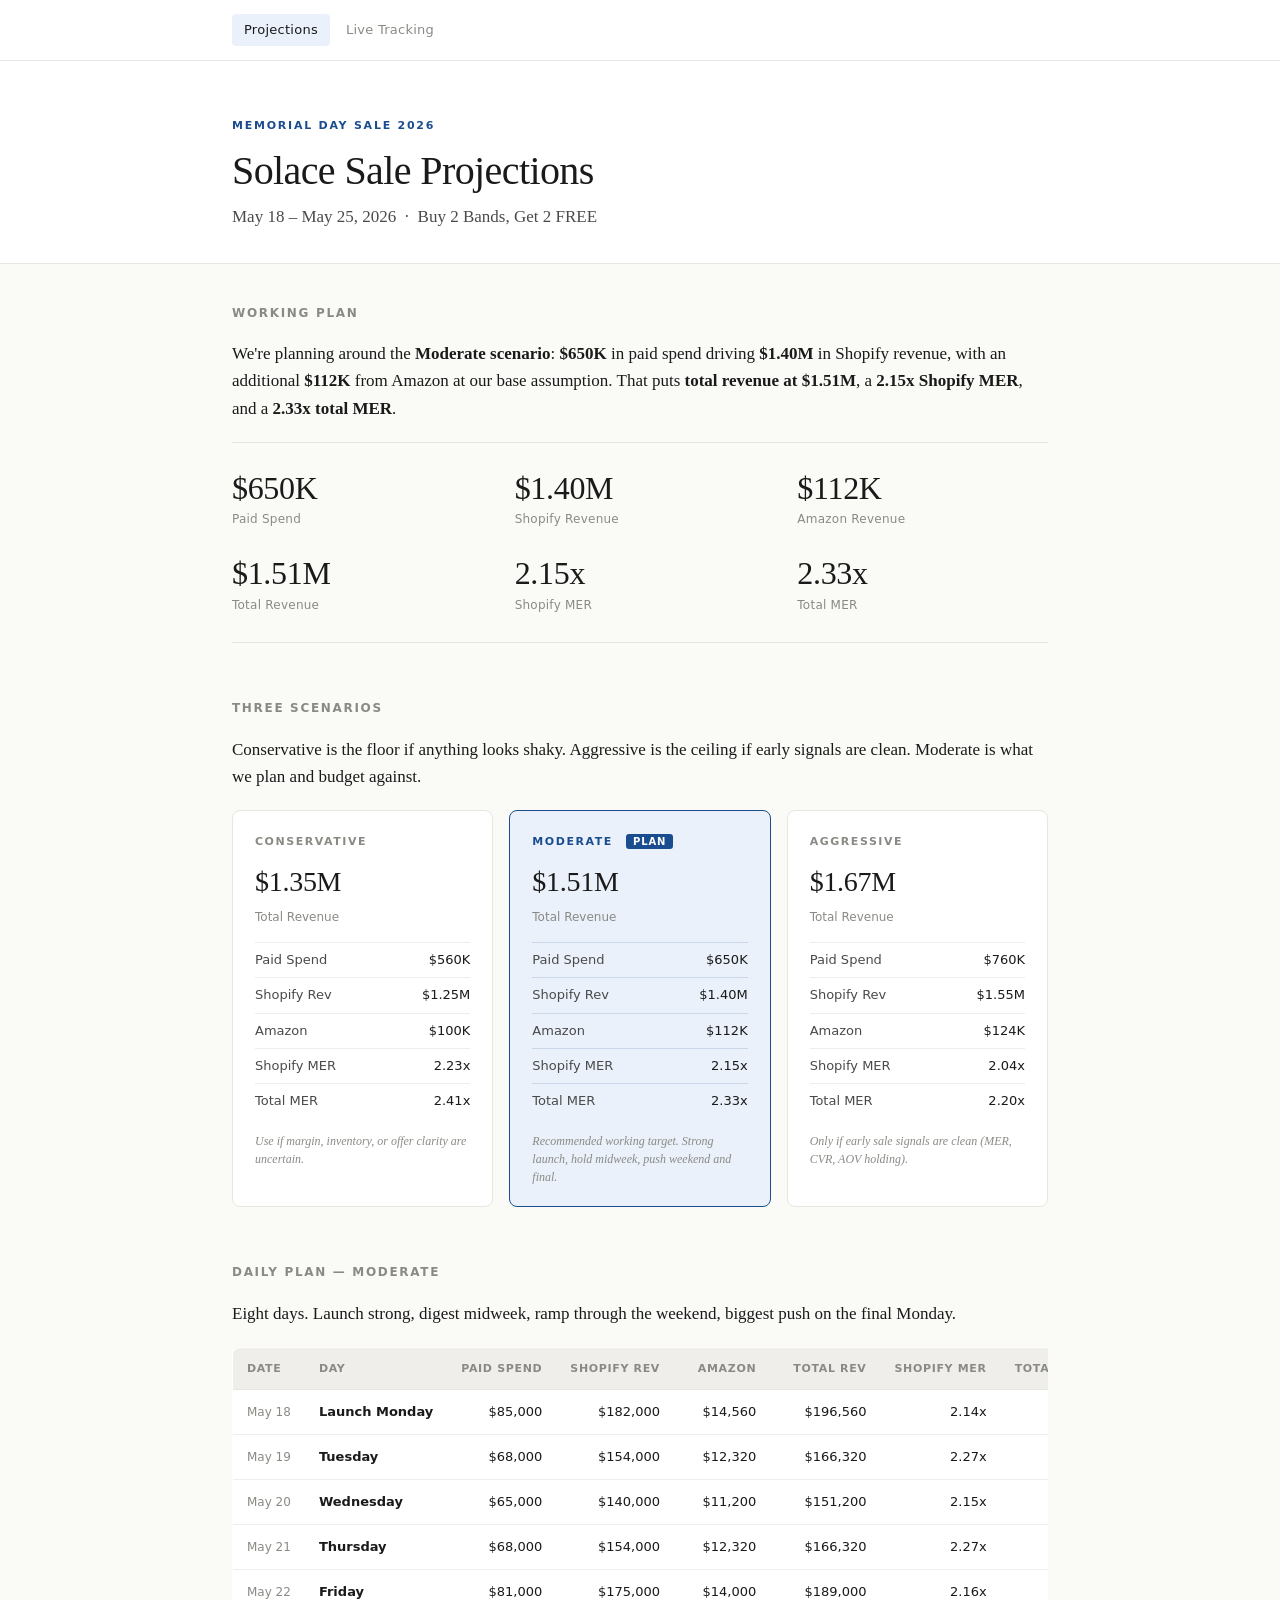
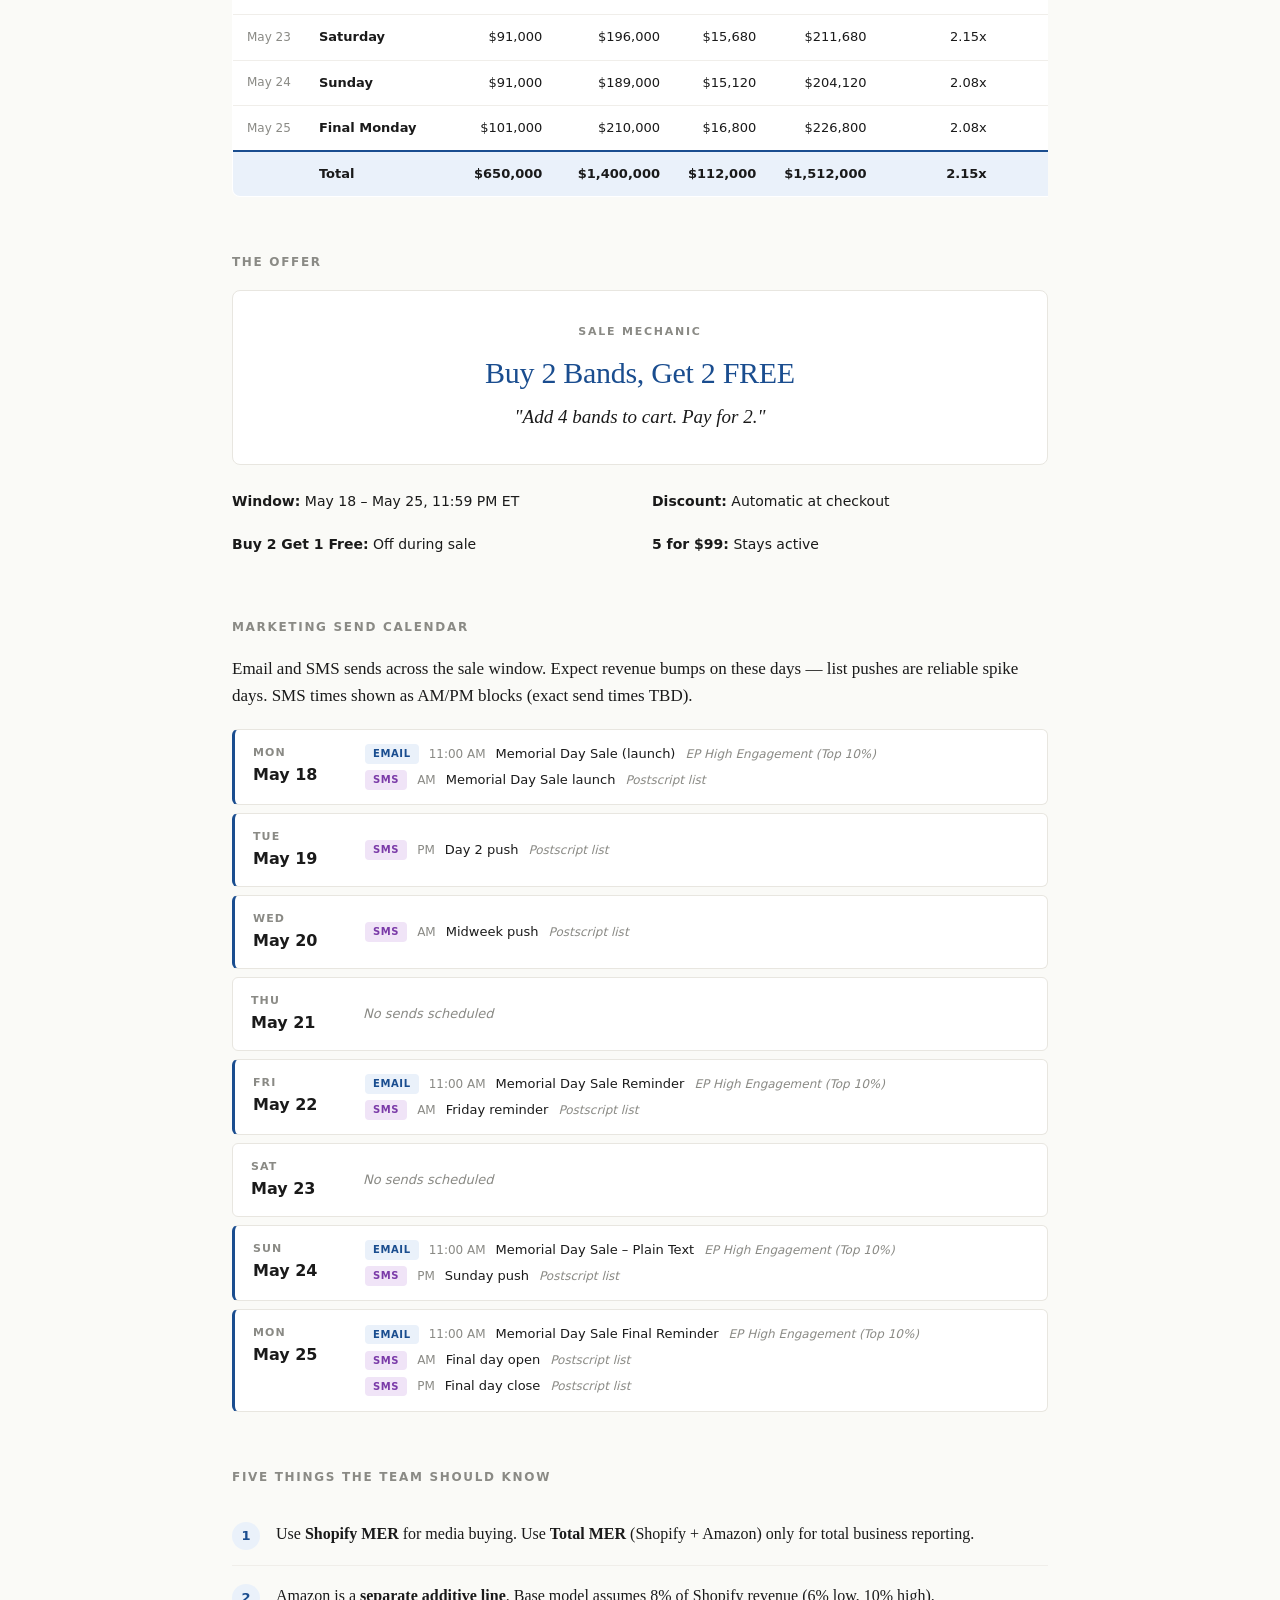
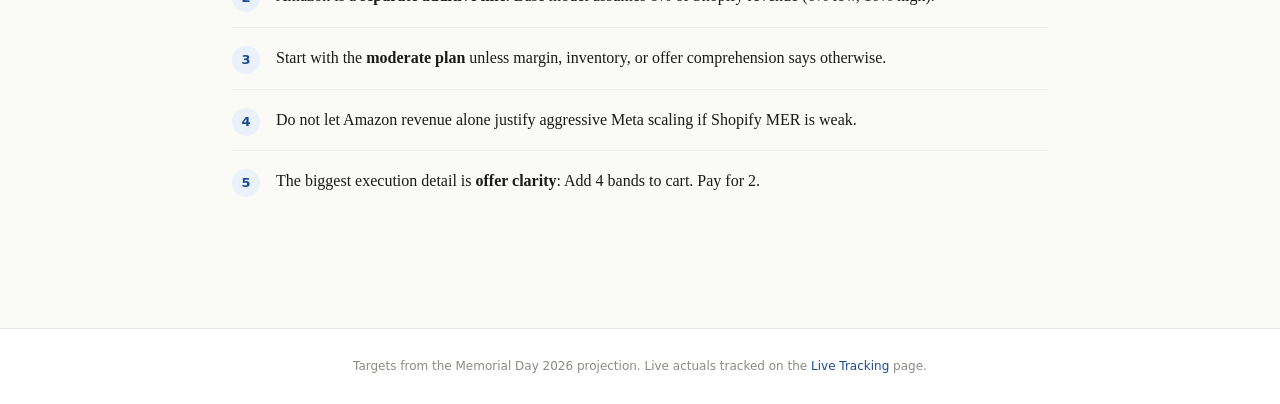
<file: index.html>
<!DOCTYPE html>
<html lang="en">
<head>
<meta charset="UTF-8" />
<meta name="viewport" content="width=device-width, initial-scale=1.0" />
<title>Solace Memorial Day 2026 — Projections</title>
<link rel="stylesheet" href="assets/dashboard.css" />
</head>
<body>

<nav class="topnav">
  <div class="wrap">
    <a href="index.html" class="active">Projections</a>
    <a href="tracking.html">Live Tracking</a>
  </div>
</nav>

<header class="hero-header">
  <div class="wrap">
    <div class="eyebrow">Memorial Day Sale 2026</div>
    <h1>Solace Sale Projections</h1>
    <div class="sub">May 18 – May 25, 2026 &nbsp;·&nbsp; Buy 2 Bands, Get 2 FREE</div>
  </div>
</header>

<main class="wrap">

  <section>
    <h2>Working Plan</h2>
    <p class="section-lead">
      We're planning around the <strong>Moderate scenario</strong>: <strong>$650K</strong> in paid spend driving <strong>$1.40M</strong> in Shopify revenue, with an additional <strong>$112K</strong> from Amazon at our base assumption. That puts <strong>total revenue at $1.51M</strong>, a <strong>2.15x Shopify MER</strong>, and a <strong>2.33x total MER</strong>.
    </p>
    <div class="headline-grid">
      <div class="item"><div class="num">$650K</div><div class="key">Paid Spend</div></div>
      <div class="item"><div class="num">$1.40M</div><div class="key">Shopify Revenue</div></div>
      <div class="item"><div class="num">$112K</div><div class="key">Amazon Revenue</div></div>
      <div class="item"><div class="num">$1.51M</div><div class="key">Total Revenue</div></div>
      <div class="item"><div class="num">2.15x</div><div class="key">Shopify MER</div></div>
      <div class="item"><div class="num">2.33x</div><div class="key">Total MER</div></div>
    </div>
  </section>

  <section>
    <h2>Three Scenarios</h2>
    <p class="section-lead">
      Conservative is the floor if anything looks shaky. Aggressive is the ceiling if early signals are clean. Moderate is what we plan and budget against.
    </p>
    <div class="scenarios">

      <div class="s-card">
        <div class="name">Conservative</div>
        <div class="big">$1.35M</div>
        <div class="big-key">Total Revenue</div>
        <div class="rows">
          <div class="r"><span class="lbl">Paid Spend</span><span class="val">$560K</span></div>
          <div class="r"><span class="lbl">Shopify Rev</span><span class="val">$1.25M</span></div>
          <div class="r"><span class="lbl">Amazon</span><span class="val">$100K</span></div>
          <div class="r"><span class="lbl">Shopify MER</span><span class="val">2.23x</span></div>
          <div class="r"><span class="lbl">Total MER</span><span class="val">2.41x</span></div>
        </div>
        <div class="note">Use if margin, inventory, or offer clarity are uncertain.</div>
      </div>

      <div class="s-card featured">
        <div class="name">Moderate <span class="tag">Plan</span></div>
        <div class="big">$1.51M</div>
        <div class="big-key">Total Revenue</div>
        <div class="rows">
          <div class="r"><span class="lbl">Paid Spend</span><span class="val">$650K</span></div>
          <div class="r"><span class="lbl">Shopify Rev</span><span class="val">$1.40M</span></div>
          <div class="r"><span class="lbl">Amazon</span><span class="val">$112K</span></div>
          <div class="r"><span class="lbl">Shopify MER</span><span class="val">2.15x</span></div>
          <div class="r"><span class="lbl">Total MER</span><span class="val">2.33x</span></div>
        </div>
        <div class="note">Recommended working target. Strong launch, hold midweek, push weekend and final.</div>
      </div>

      <div class="s-card">
        <div class="name">Aggressive</div>
        <div class="big">$1.67M</div>
        <div class="big-key">Total Revenue</div>
        <div class="rows">
          <div class="r"><span class="lbl">Paid Spend</span><span class="val">$760K</span></div>
          <div class="r"><span class="lbl">Shopify Rev</span><span class="val">$1.55M</span></div>
          <div class="r"><span class="lbl">Amazon</span><span class="val">$124K</span></div>
          <div class="r"><span class="lbl">Shopify MER</span><span class="val">2.04x</span></div>
          <div class="r"><span class="lbl">Total MER</span><span class="val">2.20x</span></div>
        </div>
        <div class="note">Only if early sale signals are clean (MER, CVR, AOV holding).</div>
      </div>

    </div>
  </section>

  <section>
    <h2>Daily Plan — Moderate</h2>
    <p class="section-lead">
      Eight days. Launch strong, digest midweek, ramp through the weekend, biggest push on the final Monday.
    </p>
    <div class="table-wrap">
      <table class="daily-table" id="daily-breakdown"></table>
    </div>
  </section>

  <section>
    <h2>The Offer</h2>
    <div class="offer-block">
      <div class="label">Sale Mechanic</div>
      <div class="offer">Buy 2 Bands, Get 2 FREE</div>
      <div class="message">"Add 4 bands to cart. Pay for 2."</div>
    </div>
    <ul class="ref" style="margin-top:20px;">
      <li><strong>Window:</strong> May 18 – May 25, 11:59 PM ET</li>
      <li><strong>Discount:</strong> Automatic at checkout</li>
      <li><strong>Buy 2 Get 1 Free:</strong> Off during sale</li>
      <li><strong>5 for $99:</strong> Stays active</li>
    </ul>
  </section>

  <section>
    <h2>Marketing Send Calendar</h2>
    <p class="section-lead">
      Email and SMS sends across the sale window. Expect revenue bumps on these days — list pushes are reliable spike days. SMS times shown as AM/PM blocks (exact send times TBD).
    </p>

    <div id="send-calendar" class="send-calendar"></div>
  </section>

  <section>
    <h2>Five Things the Team Should Know</h2>
    <ol class="key-points">
      <li>Use <strong>Shopify MER</strong> for media buying. Use <strong>Total MER</strong> (Shopify + Amazon) only for total business reporting.</li>
      <li>Amazon is a <strong>separate additive line</strong>. Base model assumes 8% of Shopify revenue (6% low, 10% high).</li>
      <li>Start with the <strong>moderate plan</strong> unless margin, inventory, or offer comprehension says otherwise.</li>
      <li>Do not let Amazon revenue alone justify aggressive Meta scaling if Shopify MER is weak.</li>
      <li>The biggest execution detail is <strong>offer clarity</strong>: Add 4 bands to cart. Pay for 2.</li>
    </ol>
  </section>

</main>

<footer>
  Targets from the Memorial Day 2026 projection. Live actuals tracked on the <a href="tracking.html">Live Tracking</a> page.
</footer>

<script src="assets/projections.js"></script>
</body>
</html>
</file>
<file: assets/dashboard.css>
:root {
  --bg: #fafaf7;
  --paper: #ffffff;
  --ink: #1a1a1a;
  --ink-soft: #4a4a4a;
  --muted: #8a8a85;
  --line: #e8e6e0;
  --line-soft: #f0eeea;
  --accent: #1a4d8f;
  --accent-soft: #eaf1fa;
  --good: #2d7a3e;
  --warn: #b07c1a;
  --bad: #b7322c;
}

* { box-sizing: border-box; }
html, body {
  margin: 0; padding: 0;
  background: var(--bg);
  color: var(--ink);
  font-family: "Charter", "Iowan Old Style", "Georgia", "Times New Roman", serif;
  font-size: 16px;
  line-height: 1.55;
  -webkit-font-smoothing: antialiased;
}

.wrap { max-width: 880px; margin: 0 auto; padding: 0 32px; }

/* ===== Top Nav ===== */
.topnav { border-bottom: 1px solid var(--line); background: var(--paper); }
.topnav .wrap { padding: 14px 32px; display: flex; gap: 4px; }
.topnav a {
  color: var(--muted);
  text-decoration: none;
  font-family: -apple-system, BlinkMacSystemFont, "Inter", system-ui, sans-serif;
  font-size: 13px;
  font-weight: 500;
  letter-spacing: 0.02em;
  padding: 6px 12px;
  border-radius: 4px;
}
.topnav a:hover { color: var(--ink); }
.topnav a.active { color: var(--ink); background: var(--accent-soft); }

/* ===== Hero ===== */
.hero-header { padding: 56px 0 32px; border-bottom: 1px solid var(--line); background: var(--paper); }
.eyebrow {
  font-family: -apple-system, BlinkMacSystemFont, "Inter", system-ui, sans-serif;
  font-size: 11px;
  font-weight: 600;
  letter-spacing: 0.16em;
  text-transform: uppercase;
  color: var(--accent);
}
.hero-header h1 {
  font-size: 40px;
  font-weight: 500;
  letter-spacing: -0.015em;
  margin: 14px 0 10px;
  line-height: 1.15;
}
.hero-header .sub { color: var(--ink-soft); font-size: 17px; }

main.wrap { padding-top: 40px; padding-bottom: 60px; background: var(--bg); }

/* ===== Section ===== */
section { margin-bottom: 56px; }
section h2 {
  font-family: -apple-system, BlinkMacSystemFont, "Inter", system-ui, sans-serif;
  font-size: 12px;
  font-weight: 600;
  letter-spacing: 0.14em;
  text-transform: uppercase;
  color: var(--muted);
  margin: 0 0 18px;
}
.section-lead { font-size: 17px; line-height: 1.6; color: var(--ink); margin: 0 0 20px; }
.section-lead strong { color: var(--ink); font-weight: 600; }

/* ===== Headline numbers ===== */
.headline-grid {
  display: grid;
  grid-template-columns: repeat(3, 1fr);
  gap: 28px 32px;
  padding: 28px 0;
  border-top: 1px solid var(--line);
  border-bottom: 1px solid var(--line);
}
@media (max-width: 640px) { .headline-grid { grid-template-columns: repeat(2, 1fr); } }
.headline-grid .item .num {
  font-family: "Charter", "Iowan Old Style", "Georgia", serif;
  font-size: 32px;
  font-weight: 500;
  letter-spacing: -0.01em;
  font-variant-numeric: tabular-nums;
  line-height: 1.1;
}
.headline-grid .item .key {
  font-family: -apple-system, BlinkMacSystemFont, "Inter", system-ui, sans-serif;
  font-size: 12px;
  color: var(--muted);
  margin-top: 4px;
  letter-spacing: 0.02em;
}

/* ===== Scenario cards ===== */
.scenarios { display: grid; grid-template-columns: 1fr 1fr 1fr; gap: 16px; }
@media (max-width: 800px) { .scenarios { grid-template-columns: 1fr; } }
.s-card {
  background: var(--paper);
  border: 1px solid var(--line);
  border-radius: 8px;
  padding: 22px 22px 20px;
}
.s-card.featured { border-color: var(--accent); background: var(--accent-soft); }
.s-card .name {
  font-family: -apple-system, BlinkMacSystemFont, "Inter", system-ui, sans-serif;
  font-size: 11px;
  font-weight: 600;
  letter-spacing: 0.14em;
  text-transform: uppercase;
  color: var(--muted);
}
.s-card.featured .name { color: var(--accent); }
.s-card .name .tag {
  margin-left: 8px;
  font-size: 10px;
  padding: 2px 7px;
  background: var(--accent);
  color: #fff;
  border-radius: 3px;
  letter-spacing: 0.08em;
}
.s-card .big {
  font-size: 28px;
  font-weight: 500;
  letter-spacing: -0.01em;
  font-variant-numeric: tabular-nums;
  margin: 10px 0 4px;
}
.s-card .big-key {
  font-family: -apple-system, BlinkMacSystemFont, "Inter", system-ui, sans-serif;
  font-size: 12px;
  color: var(--muted);
  margin-bottom: 16px;
}
.s-card .rows {
  font-family: -apple-system, BlinkMacSystemFont, "Inter", system-ui, sans-serif;
  font-size: 13px;
}
.s-card .rows .r {
  display: flex; justify-content: space-between;
  padding: 7px 0;
  border-top: 1px solid var(--line-soft);
}
.s-card.featured .rows .r { border-top-color: rgba(26,77,143,0.15); }
.s-card .rows .r .lbl { color: var(--ink-soft); }
.s-card .rows .r .val { font-variant-numeric: tabular-nums; font-weight: 500; }
.s-card .note {
  font-size: 12px;
  color: var(--muted);
  margin-top: 14px;
  line-height: 1.5;
  font-style: italic;
}

/* ===== Daily table ===== */
.daily-table {
  width: 100%;
  border-collapse: collapse;
  font-family: -apple-system, BlinkMacSystemFont, "Inter", system-ui, sans-serif;
  font-size: 13px;
  background: var(--paper);
  border: 1px solid var(--line);
  border-radius: 8px;
  overflow: hidden;
}
.daily-table th {
  text-align: left;
  font-weight: 600;
  color: var(--muted);
  font-size: 11px;
  letter-spacing: 0.06em;
  text-transform: uppercase;
  padding: 12px 14px;
  border-bottom: 1px solid var(--line);
  background: var(--line-soft);
}
.daily-table td {
  padding: 12px 14px;
  border-bottom: 1px solid var(--line-soft);
  color: var(--ink);
}
.daily-table tr:last-child td { border-bottom: none; }
.daily-table td.num, .daily-table th.num { text-align: right; font-variant-numeric: tabular-nums; }
.daily-table tr.total td {
  background: var(--accent-soft);
  font-weight: 600;
  border-top: 2px solid var(--accent);
  color: var(--ink);
}
.daily-table .day-cell { font-weight: 600; }
.daily-table .date-cell { color: var(--muted); font-size: 12px; }

.table-wrap { overflow-x: auto; }

/* ===== Offer block ===== */
.offer-block {
  background: var(--paper);
  border: 1px solid var(--line);
  border-radius: 8px;
  padding: 32px;
  text-align: center;
}
.offer-block .label {
  font-family: -apple-system, BlinkMacSystemFont, "Inter", system-ui, sans-serif;
  font-size: 11px;
  font-weight: 600;
  letter-spacing: 0.16em;
  text-transform: uppercase;
  color: var(--muted);
}
.offer-block .offer {
  font-size: 30px;
  font-weight: 500;
  letter-spacing: -0.01em;
  color: var(--accent);
  margin: 10px 0 6px;
}
.offer-block .message {
  font-style: italic;
  font-size: 19px;
  color: var(--ink);
}

/* ===== Key points ===== */
.key-points {
  list-style: none;
  padding: 0;
  margin: 0;
  counter-reset: kp;
}
.key-points li {
  counter-increment: kp;
  padding: 18px 0 18px 44px;
  border-bottom: 1px solid var(--line-soft);
  position: relative;
  font-size: 16px;
  line-height: 1.55;
}
.key-points li:last-child { border-bottom: none; }
.key-points li::before {
  content: counter(kp);
  position: absolute;
  left: 0;
  top: 18px;
  width: 28px; height: 28px;
  border-radius: 50%;
  background: var(--accent-soft);
  color: var(--accent);
  font-family: -apple-system, BlinkMacSystemFont, "Inter", system-ui, sans-serif;
  font-size: 13px;
  font-weight: 600;
  display: flex; align-items: center; justify-content: center;
}
.key-points li strong { font-weight: 600; }

/* ===== Footer ===== */
footer {
  border-top: 1px solid var(--line);
  background: var(--paper);
  padding: 28px 32px;
  text-align: center;
  font-family: -apple-system, BlinkMacSystemFont, "Inter", system-ui, sans-serif;
  font-size: 12px;
  color: var(--muted);
}
footer a { color: var(--accent); text-decoration: none; }
footer a:hover { text-decoration: underline; }

/* ===== Tracking page (light too) ===== */
.cards { display: grid; grid-template-columns: repeat(auto-fit, minmax(200px, 1fr)); gap: 14px; margin: 0 0 24px; }
.card {
  background: var(--paper);
  border: 1px solid var(--line);
  border-radius: 8px;
  padding: 16px 18px;
}
.card .label {
  font-family: -apple-system, BlinkMacSystemFont, "Inter", system-ui, sans-serif;
  color: var(--muted);
  font-size: 11px;
  text-transform: uppercase;
  letter-spacing: 0.08em;
  font-weight: 600;
}
.card .value { font-size: 24px; font-weight: 500; margin-top: 6px; font-variant-numeric: tabular-nums; }
.card .delta {
  font-family: -apple-system, BlinkMacSystemFont, "Inter", system-ui, sans-serif;
  font-size: 12px;
  margin-top: 6px;
  color: var(--muted);
}
.delta.up { color: var(--good); }
.delta.down { color: var(--bad); }
.delta.flat { color: var(--muted); }

.panel {
  background: var(--paper);
  border: 1px solid var(--line);
  border-radius: 8px;
  padding: 24px 28px;
  margin-bottom: 24px;
}
.panel h2 {
  font-family: -apple-system, BlinkMacSystemFont, "Inter", system-ui, sans-serif;
  font-size: 12px;
  font-weight: 600;
  letter-spacing: 0.14em;
  text-transform: uppercase;
  color: var(--muted);
  margin: 0 0 18px;
}
.panel.two-col { display: grid; grid-template-columns: 1fr 1fr; gap: 28px; }
@media (max-width: 800px) { .panel.two-col { grid-template-columns: 1fr; } }

.charts { display: grid; grid-template-columns: 1fr; gap: 18px; }
.chart-box {
  background: var(--paper);
  border: 1px solid var(--line);
  border-radius: 6px;
  padding: 14px;
  height: 280px;
}

table { width: 100%; border-collapse: collapse; font-family: -apple-system, BlinkMacSystemFont, "Inter", system-ui, sans-serif; font-size: 13px; }
th, td { padding: 10px 12px; text-align: left; border-bottom: 1px solid var(--line-soft); white-space: nowrap; }
th { color: var(--muted); font-weight: 600; font-size: 11px; text-transform: uppercase; letter-spacing: 0.06em; }
td.num, th.num { text-align: right; font-variant-numeric: tabular-nums; }
td.delta-pos { color: var(--good); }
td.delta-neg { color: var(--bad); }
tr.future td { color: var(--muted); }
tr.partial td { background: #fff9e6; }
tr.partial td:first-child { border-left: 3px solid var(--warn); }
.partial-tag {
  display: inline-block;
  font-family: -apple-system, BlinkMacSystemFont, "Inter", system-ui, sans-serif;
  font-size: 10px;
  font-weight: 600;
  letter-spacing: 0.04em;
  text-transform: uppercase;
  color: var(--warn);
  background: #fff3d6;
  padding: 2px 7px;
  border-radius: 3px;
  margin-left: 6px;
  vertical-align: middle;
}

/* ===== Send Calendar ===== */
.send-calendar {
  display: grid;
  grid-template-columns: 1fr;
  gap: 8px;
}
.cal-day {
  display: grid;
  grid-template-columns: 96px 1fr;
  gap: 16px;
  align-items: stretch;
  background: var(--paper);
  border: 1px solid var(--line);
  border-radius: 6px;
  padding: 14px 18px;
}
.cal-day.has-sends { border-left: 3px solid var(--accent); }
.cal-day-head {
  font-family: -apple-system, BlinkMacSystemFont, "Inter", system-ui, sans-serif;
}
.cal-dow {
  font-size: 11px;
  font-weight: 600;
  letter-spacing: 0.1em;
  text-transform: uppercase;
  color: var(--muted);
}
.cal-date {
  font-size: 16px;
  font-weight: 600;
  color: var(--ink);
  margin-top: 2px;
}
.cal-day-body {
  display: flex;
  flex-direction: column;
  gap: 6px;
  justify-content: center;
}
.send-item {
  display: flex;
  align-items: center;
  gap: 10px;
  flex-wrap: wrap;
  font-family: -apple-system, BlinkMacSystemFont, "Inter", system-ui, sans-serif;
  font-size: 13px;
}
.send-channel {
  display: inline-block;
  padding: 2px 8px;
  border-radius: 4px;
  font-size: 10px;
  font-weight: 700;
  letter-spacing: 0.06em;
  text-transform: uppercase;
}
.send-channel.email { background: var(--accent-soft); color: var(--accent); }
.send-channel.sms { background: #f0e4f7; color: #7a3aa8; }
.send-time { color: var(--muted); font-size: 12px; font-variant-numeric: tabular-nums; }
.send-name { color: var(--ink); font-weight: 500; }
.send-audience { color: var(--muted); font-size: 12px; font-style: italic; }
.send-empty {
  color: var(--muted);
  font-style: italic;
  font-size: 13px;
  font-family: -apple-system, BlinkMacSystemFont, "Inter", system-ui, sans-serif;
}

/* ===== Notes section ===== */
.notes-block { margin-bottom: 24px; }
.notes-block:last-child { margin-bottom: 0; }
.notes-sub {
  font-family: -apple-system, BlinkMacSystemFont, "Inter", system-ui, sans-serif;
  font-size: 11px;
  font-weight: 600;
  letter-spacing: 0.12em;
  text-transform: uppercase;
  color: var(--muted);
  margin-bottom: 10px;
}
.notes-empty {
  background: var(--paper);
  border: 1px dashed var(--line);
  border-radius: 6px;
  padding: 14px 18px;
  font-family: -apple-system, BlinkMacSystemFont, "Inter", system-ui, sans-serif;
  font-size: 13px;
  color: var(--muted);
  font-style: italic;
}
.wholesale-row {
  font-family: -apple-system, BlinkMacSystemFont, "Inter", system-ui, sans-serif;
  font-size: 14px;
  padding: 6px 0;
}
.channel-pill {
  display: inline-block;
  padding: 2px 8px;
  border-radius: 4px;
  background: var(--accent-soft);
  color: var(--accent);
  font-size: 11px;
  font-weight: 600;
  letter-spacing: 0.04em;
}
.muted-cell { color: var(--muted); font-size: 12px; }
.pending-list {
  list-style: none;
  padding: 0;
  margin: 0;
  font-family: -apple-system, BlinkMacSystemFont, "Inter", system-ui, sans-serif;
  font-size: 13px;
}
.pending-list li {
  padding: 8px 0 8px 22px;
  position: relative;
  color: var(--ink-soft);
  border-bottom: 1px solid var(--line-soft);
}
.pending-list li:last-child { border-bottom: none; }
.pending-list li::before {
  content: "•";
  position: absolute;
  left: 6px;
  color: var(--warn);
  font-weight: 700;
}

.framework-note {
  background: var(--accent-soft);
  border-left: 3px solid var(--accent);
  padding: 12px 16px;
  border-radius: 4px;
  font-family: -apple-system, BlinkMacSystemFont, "Inter", system-ui, sans-serif;
  font-size: 13px;
  line-height: 1.5;
  margin-bottom: 16px;
  color: var(--ink);
}
.framework-note strong { font-weight: 600; }
.framework-note .muted { display: block; margin-top: 4px; font-size: 12px; }

.pill {
  display: inline-block;
  padding: 2px 8px;
  border-radius: 4px;
  font-size: 10px;
  font-weight: 600;
  letter-spacing: 0.06em;
  text-transform: uppercase;
}
.pill.green { background: #e6f1e9; color: var(--good); }
.pill.yellow { background: #f6ecd6; color: var(--warn); }
.pill.red { background: #f7e0df; color: var(--bad); }
.pill.up { background: #e6f1e9; color: var(--good); }
.pill.hold { background: #f6ecd6; color: var(--warn); }
.pill.down { background: #f7e0df; color: var(--bad); }

header { background: var(--paper); border-bottom: 1px solid var(--line); padding: 28px 0; }
header h1 {
  font-size: 24px; font-weight: 500; letter-spacing: -0.01em; margin: 0;
}
header .sub { color: var(--ink-soft); font-size: 14px; margin-top: 4px; }
header .sub span { color: var(--ink); font-weight: 500; }
header .updated { color: var(--muted); font-size: 12px; margin-top: 6px; }

.muted { color: var(--muted); }

ul.ref {
  font-family: -apple-system, BlinkMacSystemFont, "Inter", system-ui, sans-serif;
  list-style: none; padding: 0; margin: 0;
  display: grid; grid-template-columns: 1fr 1fr; gap: 10px 24px;
  font-size: 14px;
}
ul.ref li { padding: 6px 0; }
@media (max-width: 800px) { ul.ref { grid-template-columns: 1fr; } }
</file>
